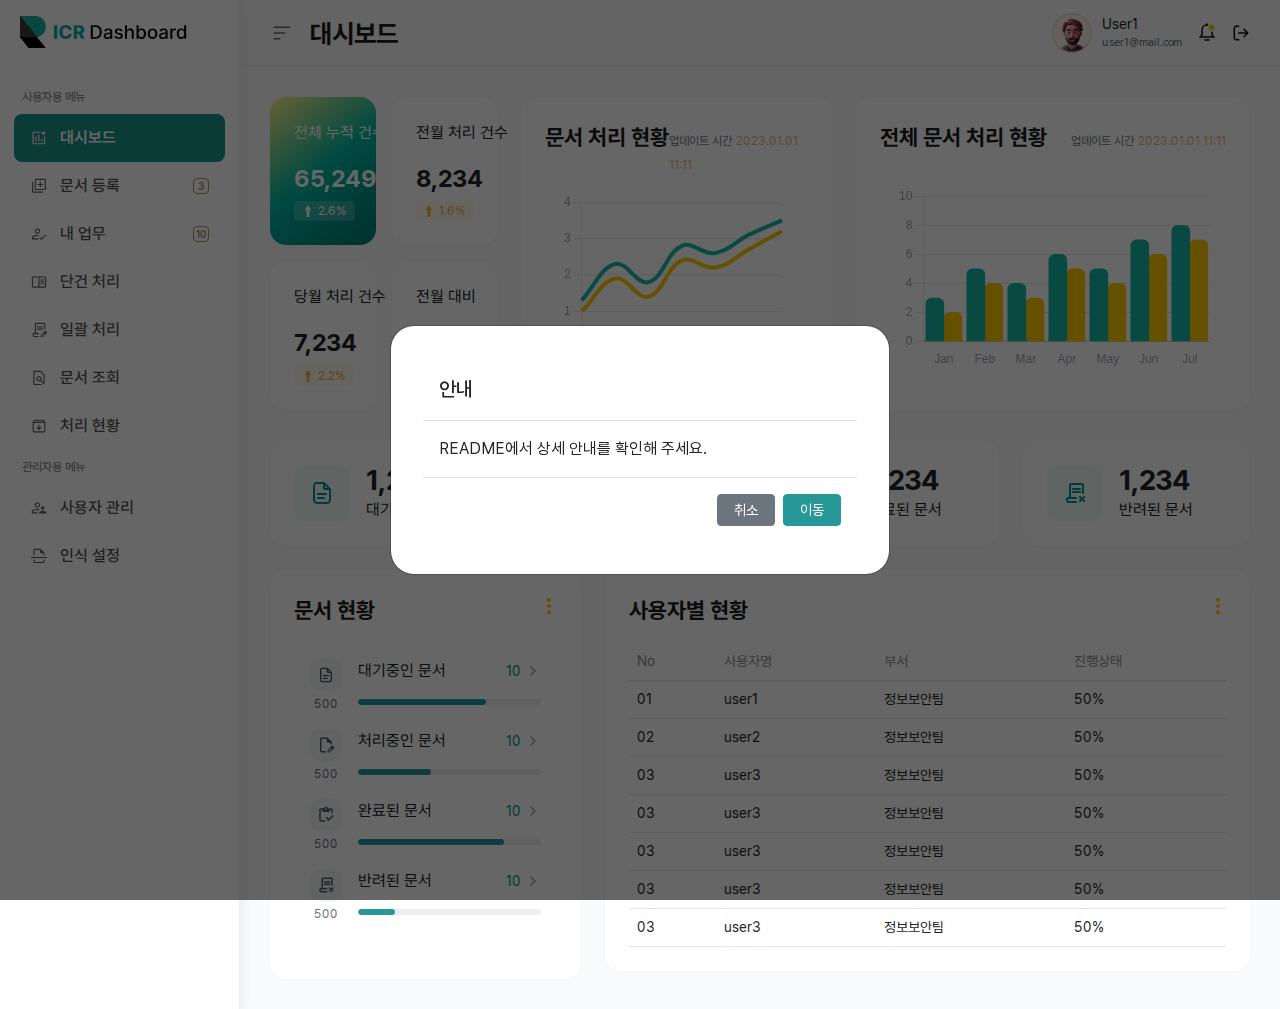
<file: index.html>
<!DOCTYPE html>
<html lang="ko">
  <head>
    <meta charset="UTF-8" />
    <meta name="viewport" content="width=device-width, initial-scale=1.0">
    <title>ICR Dashboard</title>

    <link rel="stylesheet" href="css/bootstrap.min.css" />
    <link rel="stylesheet" href="css/style.css" />
    <link rel="stylesheet" href="css/font.css" />
    <link rel="icon" href="./assets/images/favicon.ico">
  </head>
  <body>
    
    <!-- Modal -->
    <div class="modal fade" id="startModal" tabindex="-1" aria-hidden="true">
      <div class="modal-dialog modal-dialog-centered">
        <div class="modal-content">

          <div class="modal-header">
            <h5 class="modal-title">안내</h5>
          </div>

          <div class="modal-body">
            README에서 상세 안내를 확인해 주세요.
          </div>

          <div class="modal-footer">
            <button type="button" class="btn btn-secondary" data-bs-dismiss="modal">
              취소
            </button>
            <button type="button" class="btn btn-primary" id="movePageBtn">
              이동
            </button>
          </div>

        </div>
      </div>
    </div>
    <!-- Modal -->

    <div class="layout">
      <!-- LNB -->
      <aside class="sidebar" id="sidebar">
        <div class="sidebar-logo mb-4">
          <img id="logoImg" src="assets/images/logo-full.svg" alt="ICR" />
        </div>
        <ul class="sidebar-menu">
          <p class="title xsmall mb-1 ms-3 mb-2 text-secondary">사용자용 메뉴</p>
          <li>
            <a href="index.html" class="menu-item active">
              <span class="icon">
                <img src="assets/icon/icon-dashboard.svg" 
                data-default="assets/icon/icon-dashboard.svg"
                data-active="assets/icon/icon-dashboard-white.svg"
                alt="대시보드" />
              </span>
              <span class="text">대시보드</span>
            </a>
          </li>
          <li>
            <a href="document-regi.html" class="menu-item">
              <span class="icon">
                <img src="assets/icon/icon-library-add.svg" 
                data-default="assets/icon/icon-library-add.svg"
                data-active="assets/icon/icon-library-add-white.svg"
                alt="문서 등록" />
              </span>
              <span class="text">
                <span>문서 등록</span>
                <span class="menu-badge" data-count="3">3</span>
              </span>
            </a>
          </li>
          <li>
            <a href="#" class="menu-item">
              <span class="icon">
                <img src="assets/icon/icon-user01.svg" 
                data-default="assets/icon/icon-user01.svg"
                data-active="assets/icon/icon-user01-white.svg"
                alt="내 업무" />
              </span>
              <span class="text">
                <span>내 업무</span>
                <span class="menu-badge" data-count="10">10</span>
              </span>
            </a>
          </li>
          <li>
            <a href="#" class="menu-item">
              <span class="icon">
                <img src="assets/icon/icon-reader.svg" 
                data-default="assets/icon/icon-reader.svg"
                data-active="assets/icon/icon-reader-white.svg"
                alt="단건 처리" />
              </span>
              <span class="text">단건 처리</span>
            </a>
          </li>
          <li>
            <a href="processing.html" class="menu-item">
              <span class="icon">
                <img src="assets/icon/icon-edit.svg" 
                data-default="assets/icon/icon-edit.svg"
                data-active="assets/icon/icon-edit-white.svg"
                alt="일괄 처리" />
              </span>
              <span class="text">일괄 처리</span>
            </a>
          </li>
          <li>
            <a href="#" class="menu-item">
              <span class="icon">
                <img src="assets/icon/icon-find-page.svg" 
                data-default="assets/icon/icon-find-page.svg"
                data-active="assets/icon/icon-find-page-white.svg"
                alt="문서 조회" />
              </span>
              <span class="text">문서 조회</span>
            </a>
          </li>
          <li>
            <a href="#" class="menu-item">
              <span class="icon">
                <img src="assets/icon/icon-archive.svg" 
                data-default="assets/icon/icon-archive.svg"
                data-active="assets/icon/icon-archive-white.svg"
                alt="처리 현황" />
              </span>
              <span class="text">처리 현황</span>
            </a>
          </li>
          <p class="title xsmall mb-1 ms-3 mb-2 mt-2 text-secondary">관리자용 메뉴</p>
          <li>
            <a href="#" class="menu-item">
              <span class="icon">
                <img src="assets/icon/icon-supervisor.svg" 
                data-default="assets/icon/icon-supervisor.svg"
                data-active="assets/icon/icon-supervisor-white.svg"
                alt="사용자 관리" />
              </span>
              <span class="text">사용자 관리</span>
            </a>
          </li>
          <li>
            <a href="#" class="menu-item">
              <span class="icon">
                <img src="assets/icon/icon-scan.svg" 
                data-default="assets/icon/icon-scan.svg"
                data-active="assets/icon/icon-scan-white.svg"
                alt="인식 설정" />
              </span>
              <span class="text">인식 설정</span>
            </a>
          </li>
        </ul>
      </aside>
      <!-- main -->
      <div class="main">
        <!-- header -->
        <header class="topbar">
          <div class="d-flex align-items-center gap-3">
            <button id="btnToggle" class="icon-menu"></button>
            <p class="title">대시보드</p>
          </div>
          <div class="topbar-right">
            <!-- 유저 -->
            <div class="user-info">
              <i class="icon-user02"></i>
              <div class="d-flex flex-column">
                <p>User1</p>
                <span>user1@mail.com</span>
              </div>
            </div>
            <!-- 알림 팝업-->
            <div class="dropdown mt-1">
              <button class="notify" data-bs-toggle="dropdown"></button>
              <div class="dropdown-menu notification-box">
                <div class="d-flex flex-column">
                  <div class="d-flex align-items-start mb-4 justify-content-between">
                    <div class="d-flex align-items-center">
                      <i class="icon icon-alert me-3"></i>
                      <div class="d-flex flex-column">
                        <p class="fs-5 fw-bold">알림</p>
                        <small class="text-secondary">업무 및 시스템 관련 최신 알림을 확인하세요.</small>
                      </div>
                    </div>
                    <button type="button" class="btn-close" data-bs-dismiss="dropdown" aria-label="Close"></button>
                  </div>
                  <div class="d-flex mb-3 justify-content-between align-items-center border-bottom border-light pb-1">
                    <div>
                      <p class="fs-6 fw-bold">오류/장애 발생 알림</p>
                      <small class="text-secondary">일부 메뉴 접근이 일시적으로 제한되었습니다. 변경사항을..</small>
                    </div>
                    <i class="icon icon-more"></i>   
                  </div>
                  <button class="btn btn-primary flex-fill height-40">알림 전체보기</button>
                </div>
              </div>
            </div>
            <!-- 로그아웃 -->
            <button class="logout" data-bs-toggle="modal" data-bs-target="#logoutModal"></button>
            <div class="modal fade logout-modal" id="logoutModal" tabindex="-1" aria-hidden="true">
              <div class="modal-dialog modal-dialog-centered">
                <div class="modal-content p-3 width-control">
                  <div class="d-flex justify-content-between align-items-start mb-4">
                      <div>
                        <p class="fs-5 fw-bold mb-1">로그아웃</p>
                        <small class="text-secondary">로그아웃 하시겠습니까?</small>
                      </div>
                      <button type="button" class="btn-close" data-bs-dismiss="modal" aria-label="Close"></button>
                    </div>
                    <div class="d-flex justify-content-end gap-1">
                      <button class="btn btn-outline-secondary" data-bs-dismiss="modal" aria-label="Close">닫기</button>
                      <button class="btn btn-primary">확인</button>
                    </div>
                </div>
              </div>
            </div>
        </header>
        <!-- content -->
        <section class="content dashboard-layout">
          <!-- section1 -->
          <div class="row g-4 mb-4">
            <!-- 전체 누적 건수 -->
            <div class="col-3">
              <div class="row g-3">
                  <!-- box 1 -->
                  <div class="col-6">
                    <div class="card kpi-box gradient">
                      <div class="card-header mb-3">
                        <span class="text-white fs-6 text-nowrap">전체 누적 건수</span>
                      </div>
                      <div class="d-flex flex-column">
                        <p class="text-white fs-4 fw-bold mb-1">65,249</p>
                        <div class="d-inline-flex">
                          <span class="badge d-inline-flex align-items-center gap-1">
                            <i class="icon icon-increase"></i>
                            <span class="fw-normal">2.6%</span>
                          </span>
                        </div>
                      </div>
                    </div>
                  </div>
                  <!-- box 2 -->
                  <div class="col-6">
                    <div class="card kpi-box">
                      <div class="card-header mb-3">
                        <span class="fs-6 text-nowrap">전월 처리 건수</span>
                      </div>
                      <div class="d-flex flex-column">
                        <p class="fs-4 fw-bold mb-1">8,234</p>
                        <div class="d-inline-flex">
                          <span class="badge d-inline-flex align-items-center gap-1">
                            <i class="icon icon-increase-yellow"></i>
                            <span class="fw-normal">1.6%</span>
                          </span>
                        </div>
                      </div>
                    </div>
                  </div>
                  <!-- box 3 -->
                  <div class="col-6">
                    <div class="card kpi-box">
                      <div class="card-header mb-3">
                        <span class="fs-6 text-nowrap">당월 처리 건수</span>
                      </div>
                      <div class="d-flex flex-column">
                        <p class="fs-4 fw-bold mb-1">7,234</p>
                        <div class="d-inline-flex">
                          <span class="badge d-inline-flex align-items-center gap-1">
                            <i class="icon icon-increase-yellow"></i>
                            <span class="fw-normal">2.2%</span>
                          </span>
                        </div>
                      </div>
                    </div>
                  </div>
                  <!-- box 4 -->
                  <div class="col-6">
                    <div class="card kpi-box">
                      <div class="card-header mb-3">
                        <span class="fs-6 text-nowrap">전월 대비</span>
                      </div>
                      <div class="d-flex flex-column">
                        <p class="fs-4 fw-bold mb-1">6,234</p>
                        <div class="d-inline-flex">
                          <span class="badge d-inline-flex align-items-center gap-1">
                            <i class="icon icon-increase-yellow"></i>
                            <span class="fw-normal">2.4%</span>
                          </span>
                        </div>
                      </div>
                    </div>
                  </div>

                </div>
            </div>
            <!-- 문서 처리 현황 -->
            <div class="col-4">
              <div class="card">
                <div class="card-header d-flex justify-content-between align-items-baseline">
                  <strong>문서 처리 현황</strong>
                  <div class="right">
                    <span class="text-muted">업데이트 시간</span>
                    <span>2023.01.01 11:11</span>                    
                  </div>
                </div>
                <div class="card-body chart">
                    <canvas id="chart1"></canvas>
                </div>
              </div>
            </div>
            <!-- 전체 문서 처리 현황 -->
            <div class="col-5">
              <div class="card">
                <div class="card-header d-flex justify-content-between align-items-baseline">
                  <strong>전체 문서 처리 현황</strong>
                  <div class="right">
                    <span class="text-muted">업데이트 시간</span>
                    <span>2023.01.01 11:11</span>                    
                  </div>
                </div>
                <div class="card-body chart">
                  <canvas id="chart2"></canvas>
                </div>
              </div>
            </div>
          </div>
          <!-- section2  -->
          <div class="row g-4 mb-4">
            <div class="col-3">
              <div class="card stat-card">
                <div class="d-flex align-items-center">
                  <i class="icon icon-dash01 me-3"></i>
                  <div>
                    <h3 class="fw-bold">1,234</h3>
                    <p>대기중인 문서</p>
                  </div>
                </div>
              </div>
            </div>
            <div class="col-3">
              <div class="card stat-card">
                <div class="d-flex align-items-center">
                  <i class="icon icon-dash02 me-3"></i>
                  <div>
                    <h3 class="fw-bold">1,234</h3>
                    <p>처리중인 문서</p>
                  </div>
                </div>
              </div>
            </div>
            <div class="col-3">
              <div class="card stat-card">
                <div class="d-flex align-items-center">
                  <i class="icon icon-dash03 me-3"></i>
                  <div>
                    <h3 class="fw-bold">1,234</h3>
                    <p>완료된 문서</p>
                  </div>
                </div>
              </div>
            </div>
            <div class="col-3">
              <div class="card stat-card">
                <div class="d-flex align-items-center">
                  <i class="icon icon-dash04 me-3"></i>
                  <div>
                    <h3 class="fw-bold">1,234</h3>
                    <p>반려된 문서</p>
                  </div>
                </div>
              </div>
            </div>
          </div>
          <!-- section3 -->
          <div class="row g-4">
            <!-- 문서 현황 -->
            <div class="col-4">
              <div class="card">
                <div class="card-header d-flex justify-content-between">
                  <strong>문서 현황</strong>
                  <div class="right">
                    <i class="icon icon-more"></i>             
                  </div>
                </div>
                <div class="card-body progress-wrap">
                  <div class="item d-flex">
                    <div class="d-flex flex-column me-3 align-items-center">
                      <i class="icon icon-progress01 mb-1"></i>
                      <span class="label">500</span>
                    </div>
                    <div class="d-flex flex-column flex-fill progress-list">
                      <div class="d-flex justify-content-between">
                        <span class="title mb-3">대기중인 문서</span>
                        <div class="right">
                          <span class="small">10</span>
                          <i class="icon icon-arrow-right"></i>
                        </div>
                      </div>
                      <div class="progress">
                        <div class="progress-bar" data-percent="70"></div>
                      </div>
                    </div>
                  </div>
                  <div class="item d-flex">
                    <div class="d-flex flex-column me-3 align-items-center">
                      <i class="icon icon-progress02 mb-1"></i>
                      <span class="label">500</span>
                    </div>
                    <div class="d-flex flex-column flex-fill progress-list">
                      <div class="d-flex justify-content-between">
                        <span class="title mb-3">처리중인 문서</span>
                        <div class="right">
                          <span class="small">10</span>
                          <i class="icon icon-arrow-right"></i>
                        </div>
                      </div>
                      <div class="progress">
                        <div class="progress-bar"  data-percent="40"></div>
                      </div>
                    </div>
                  </div>
                  <div class="item d-flex">
                    <div class="d-flex flex-column me-3 align-items-center">
                      <i class="icon icon-progress03 mb-1"></i>
                      <span class="label">500</span>
                    </div>
                    <div class="d-flex flex-column flex-fill progress-list">
                      <div class="d-flex justify-content-between">
                        <span class="title mb-3">완료된 문서</span>
                        <div class="right">
                          <span class="small">10</span>
                          <i class="icon icon-arrow-right"></i>
                        </div>
                      </div>
                      <div class="progress">
                        <div class="progress-bar"  data-percent="80"></div>
                      </div>
                    </div>
                  </div>
                  <div class="item d-flex">
                    <div class="d-flex flex-column me-3 align-items-center">
                      <i class="icon icon-progress04 mb-1"></i>
                      <span class="label">500</span>
                    </div>
                    <div class="d-flex flex-column flex-fill progress-list">
                      <div class="d-flex justify-content-between">
                        <span class="title mb-3">반려된 문서</span>
                        <div class="right">
                          <span class="small">10</span>
                          <i class="icon icon-arrow-right"></i>
                        </div>
                      </div>
                      <div class="progress">
                        <div class="progress-bar"  data-percent="20"></div>
                      </div>
                    </div>
                  </div>
                </div>
              </div>
            </div>
            <!-- 사용자별 현황 -->
            <div class="col-8">
              <div class="card">
                <div class="card-header d-flex justify-content-between">
                  <strong>사용자별 현황</strong>
                  <div class="right">
                    <i class="icon icon-more"></i>             
                  </div>
                </div>
                <div class="card-body p-0">
                  <table class="table mb-0">
                    <thead>
                      <tr>
                        <th>No</th>
                        <th>사용자명</th>
                        <th>부서</th>
                        <th>진행상태</th>
                      </tr>
                    </thead>
                    <tbody>
                      <tr>
                        <td>01</td>
                        <td>user1</td>
                        <td>정보보안팀</td>
                        <td>50%</td>
                      </tr>
                      <tr>
                        <td>02</td>
                        <td>user2</td>
                        <td>정보보안팀</td>
                        <td>50%</td>
                      </tr>
                      <tr>
                        <td>03</td>
                        <td>user3</td>
                        <td>정보보안팀</td>
                        <td>50%</td>
                      </tr>
                      <tr>
                        <td>03</td>
                        <td>user3</td>
                        <td>정보보안팀</td>
                        <td>50%</td>
                      </tr>
                      <tr>
                        <td>03</td>
                        <td>user3</td>
                        <td>정보보안팀</td>
                        <td>50%</td>
                      </tr>
                      <tr>
                        <td>03</td>
                        <td>user3</td>
                        <td>정보보안팀</td>
                        <td>50%</td>
                      </tr>
                      <tr>
                        <td>03</td>
                        <td>user3</td>
                        <td>정보보안팀</td>
                        <td>50%</td>
                      </tr>
                    </tbody>
                  </table>
                </div>
              </div>
            </div>
          </div>
        </section>
      </div>
    </div>

    

    <script src="js/bootstrap.bundle.min.js"></script>
    
    <script>
      document.addEventListener('DOMContentLoaded', function () {
        // 페이지 로드 시 모달 자동 오픈
        const modal = new bootstrap.Modal(document.getElementById('startModal'));
        modal.show();

        // 버튼 클릭 시 새 탭으로 페이지 열기
        document.getElementById('movePageBtn').addEventListener('click', function () {
          window.open('readme_text.html', '_blank');
        });
      });
      </script>
    <script src="js/dashboard.js"></script>
    <script src="js/chart.min.js"></script>
    <script src="js/chart.js"></script>
     

  </body>
</html>
</file>
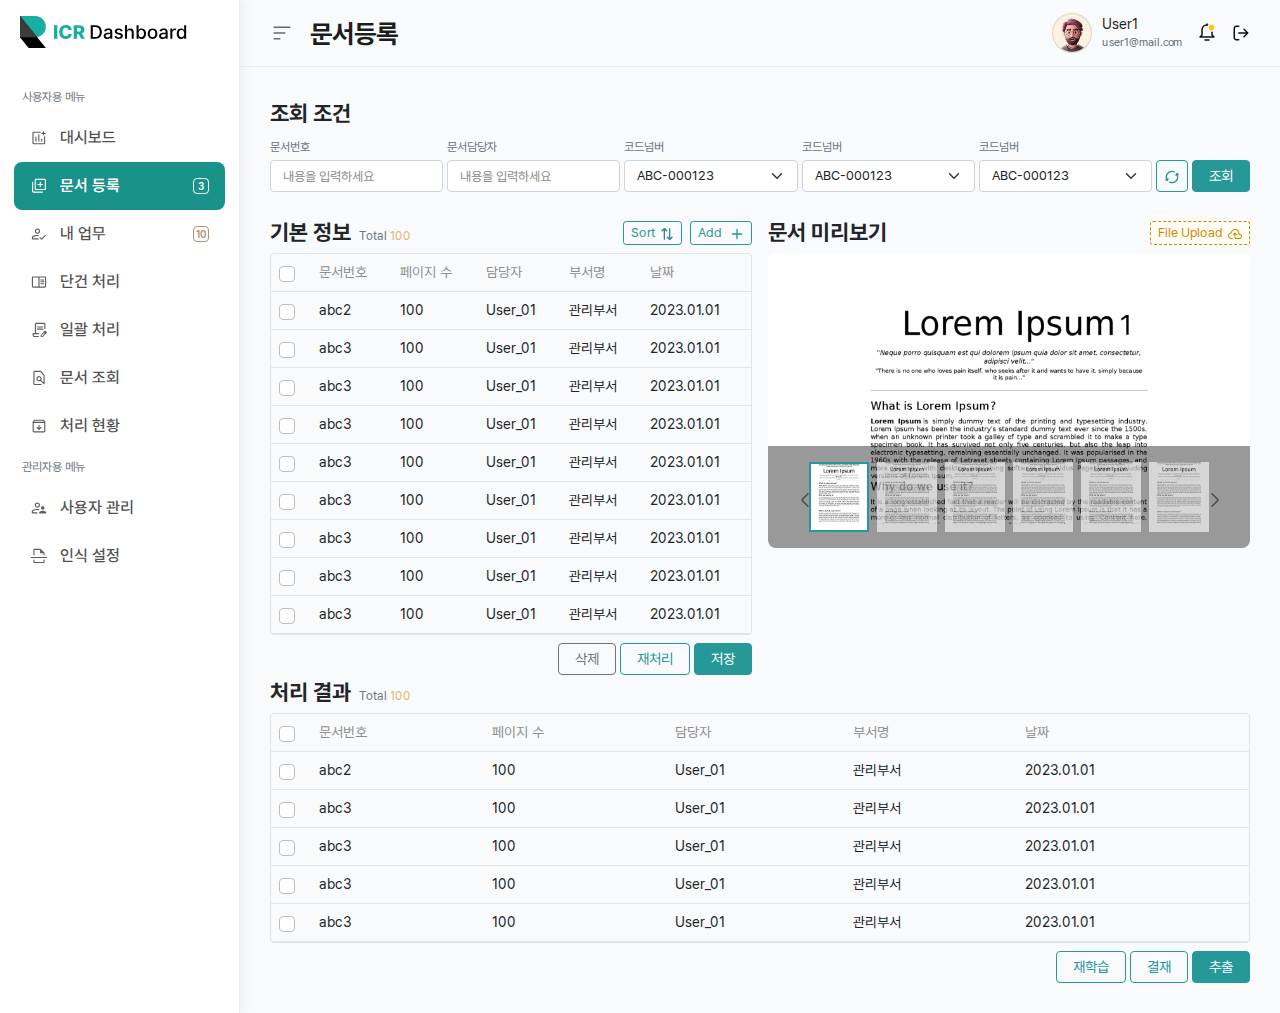
<file: document-regi.html>
<!DOCTYPE html>
<html lang="ko">
  <head>
    <meta charset="UTF-8" />
    <meta name="viewport" content="width=device-width, initial-scale=1.0">
    <title>ICR Dashboard</title>

    <link rel="stylesheet" href="css/bootstrap.min.css" />
    <link rel="stylesheet" href="css/style.css" />
    <link rel="stylesheet" href="css/font.css" />
    <link rel="icon" href="./assets/images/favicon.ico">
  </head>
  <body>
    <div class="layout">
      <!-- LNB -->
      <aside class="sidebar" id="sidebar">
        <div class="sidebar-logo mb-4">
          <img id="logoImg" src="assets/images/logo-full.svg" alt="ICR" />
        </div>
        <ul class="sidebar-menu">
          <p class="title xsmall mb-1 ms-3 mb-2 text-secondary">사용자용 메뉴</p>
          <li>
            <a href="index.html" class="menu-item">
              <span class="icon">
                <img src="assets/icon/icon-dashboard.svg" 
                data-default="assets/icon/icon-dashboard.svg"
                data-active="assets/icon/icon-dashboard-white.svg"
                alt="대시보드" />
              </span>
              <span class="text">대시보드</span>
            </a>
          </li>
          <li>
            <a href="document-regi.html" class="menu-item active">
              <span class="icon">
                <img src="assets/icon/icon-library-add.svg" 
                data-default="assets/icon/icon-library-add.svg"
                data-active="assets/icon/icon-library-add-white.svg"
                alt="문서 등록" />
              </span>
              <span class="text">
                <span>문서 등록</span>
                <span class="menu-badge" data-count="3">3</span>
              </span>
            </a>
          </li>
          <li>
            <a href="#" class="menu-item">
              <span class="icon">
                <img src="assets/icon/icon-user01.svg" 
                data-default="assets/icon/icon-user01.svg"
                data-active="assets/icon/icon-user01-white.svg"
                alt="내 업무" />
              </span>
              <span class="text">
                <span>내 업무</span>
                <span class="menu-badge" data-count="10">10</span>
              </span>
            </a>
          </li>
          <li>
            <a href="#" class="menu-item">
              <span class="icon">
                <img src="assets/icon/icon-reader.svg" 
                data-default="assets/icon/icon-reader.svg"
                data-active="assets/icon/icon-reader-white.svg"
                alt="단건 처리" />
              </span>
              <span class="text">단건 처리</span>
            </a>
          </li>
          <li>
            <a href="processing.html" class="menu-item">
              <span class="icon">
                <img src="assets/icon/icon-edit.svg" 
                data-default="assets/icon/icon-edit.svg"
                data-active="assets/icon/icon-edit-white.svg"
                alt="일괄 처리" />
              </span>
              <span class="text">일괄 처리</span>
            </a>
          </li>
          <li>
            <a href="#" class="menu-item">
              <span class="icon">
                <img src="assets/icon/icon-find-page.svg" 
                data-default="assets/icon/icon-find-page.svg"
                data-active="assets/icon/icon-find-page-white.svg"
                alt="문서 조회" />
              </span>
              <span class="text">문서 조회</span>
            </a>
          </li>
          <li>
            <a href="#" class="menu-item">
              <span class="icon">
                <img src="assets/icon/icon-archive.svg" 
                data-default="assets/icon/icon-archive.svg"
                data-active="assets/icon/icon-archive-white.svg"
                alt="처리 현황" />
              </span>
              <span class="text">처리 현황</span>
            </a>
          </li>
          <p class="title xsmall mb-1 ms-3 mb-2 mt-2 text-secondary">관리자용 메뉴</p>
          <li>
            <a href="#" class="menu-item">
              <span class="icon">
                <img src="assets/icon/icon-supervisor.svg" 
                data-default="assets/icon/icon-supervisor.svg"
                data-active="assets/icon/icon-supervisor-white.svg"
                alt="사용자 관리" />
              </span>
              <span class="text">사용자 관리</span>
            </a>
          </li>
          <li>
            <a href="#" class="menu-item">
              <span class="icon">
                <img src="assets/icon/icon-scan.svg" 
                data-default="assets/icon/icon-scan.svg"
                data-active="assets/icon/icon-scan-white.svg"
                alt="인식 설정" />
              </span>
              <span class="text">인식 설정</span>
            </a>
          </li>
        </ul>
      </aside>
      <!-- main -->
      <div class="main">
        <!-- header -->
        <header class="topbar">
          <div class="d-flex align-items-center gap-3">
            <button id="btnToggle" class="icon-menu"></button>
            <p class="title">문서등록</p>
          </div>
          <div class="topbar-right">
            <!-- 유저 -->
            <div class="user-info">
              <i class="icon-user02"></i>
              <div class="d-flex flex-column">
                <p>User1</p>
                <span>user1@mail.com</span>
              </div>
            </div>
            <!-- 알림 팝업-->
            <div class="dropdown mt-1">
              <button class="notify" data-bs-toggle="dropdown"></button>
              <div class="dropdown-menu notification-box">
                <div class="d-flex flex-column">
                  <div class="d-flex align-items-start mb-4 justify-content-between">
                    <div class="d-flex align-items-center">
                      <i class="icon icon-alert me-3"></i>
                      <div class="d-flex flex-column">
                        <p class="fs-5 fw-bold">알림</p>
                        <small class="text-secondary">업무 및 시스템 관련 최신 알림을 확인하세요.</small>
                      </div>
                    </div>
                    <button type="button" class="btn-close" data-bs-dismiss="dropdown" aria-label="Close"></button>
                  </div>
                  <div class="d-flex mb-3 justify-content-between align-items-center">
                    <div>
                      <p class="fs-6 fw-bold">오류/장애 발생 알림</p>
                      <small class="text-secondary">일부 메뉴 접근이 일시적으로 제한되었습니다. 변경사항을..</small>
                    </div>
                    <i class="icon icon-more"></i>   
                  </div>
                  <button class="btn btn-primary flex-fill height-40">알림 전체보기</button>
                </div>
              </div>
            </div>
            <!-- 로그아웃 -->
            <button class="logout" data-bs-toggle="modal" data-bs-target="#logoutModal"></button>
            <div class="modal fade logout-modal" id="logoutModal" tabindex="-1" aria-hidden="true">
              <div class="modal-dialog modal-dialog-centered">
                <div class="modal-content p-3 width-control">
                  <div class="d-flex justify-content-between align-items-start mb-4">
                      <div>
                        <p class="fs-5 fw-bold mb-1">로그아웃</p>
                        <small class="text-secondary">로그아웃 하시겠습니까?</small>
                      </div>
                      <button type="button" class="btn-close" data-bs-dismiss="modal" aria-label="Close"></button>
                    </div>
                    <div class="d-flex justify-content-end gap-1">
                      <button class="btn btn-outline-secondary" data-bs-dismiss="modal" aria-label="Close">닫기</button>
                      <button class="btn btn-primary">확인</button>
                    </div>
                </div>
              </div>
            </div>
        </header>
        <!-- content -->
        <section class="content document-regi-layout">
          <!-- section1 -->
          <div class="row g-4 mb-4">
            <!-- 조회조건 -->
            <div class="col-12">
            <div class="card search-condition">
              <div class="title-header d-flex justify-content-between align-items-center mb-1">
                  <div>
                    <strong>조회 조건</strong>
                  </div>
                </div>
              <div class="d-flex g-3 align-items-end">
                <div class="d-flex flex-fill gap-1 me-1">
                  <!-- 문서번호 -->
                  <div class="col">
                    <label class="form-label small">문서번호</label>
                    <input type="text" class="form-control" placeholder="내용을 입력하세요">
                  </div>
                  <!-- 문서담당자 -->
                  <div class="col">
                    <label class="form-label small">문서담당자</label>
                    <input type="text" class="form-control" placeholder="내용을 입력하세요">
                  </div>
                  <!-- 코드넘버 -->
                  <div class="col">
                    <label class="form-label small">코드넘버</label>
                    <select class="form-select">
                      <option>ABC-000123</option>
                      <option>ABC-000456</option>
                    </select>
                  </div>
                  <!-- 코드넘버 -->
                  <div class="col">
                    <label class="form-label small">코드넘버</label>
                    <select class="form-select">
                      <option>ABC-000123</option>
                      <option>ABC-000456</option>
                    </select>
                  </div>

                  <!-- 코드넘버 -->
                  <div class="col">
                    <label class="form-label small">코드넘버</label>
                    <select class="form-select">
                      <option>ABC-000123</option>
                      <option>ABC-000456</option>
                    </select>
                  </div>
                </div>

                <!-- 버튼 영역 -->
                <div class="col-auto d-flex gap-1 align-items-baseline">
                  <button class="btn btn-outline-primary only-icon">
                    <i class="icon icon-refresh"></i>
                  </button>
                  <button class="btn btn-primary">
                    조회
                  </button>
                </div>
              </div>
            </div>
            </div>
          </div>
          <div class="row g-3">
            <!-- LEFT : 테이블 영역 -->
            <div class="col-6 col-box">
              <div class="card">
                <div class="title-header d-flex justify-content-between align-items-center mb-1">
                  <div>
                    <strong class="me-1">기본 정보</strong>
                    <span class="text-muted">Total <span class="number"> 100</span></span>
                  </div>
                  <div class="d-flex gap-2">
                    <button class="btn btn-outline-primary btn-sm">Sort<i class="icon icon-sort ms-1"></i></button>
                    <button class="btn btn-outline-primary btn-sm">Add <i class="icon icon-plus ms-1"></i> </button>
                  </div>
                </div>
                <div class="card-body p-0 table-wrap">
                  <table class="table mb-0">
                    <thead>
                      <tr>
                        <th style="width:40px;"><input class="form-check-input" type="checkbox"></th>
                        <th>문서번호</th>
                        <th>페이지 수</th>
                        <th>담당자</th>
                        <th>부서명</th>
                        <th>날짜</th>
                      </tr>
                    </thead>
                    <tbody>
                      <tr>
                        <td><input class="form-check-input" type="checkbox"></td>
                        <td>abc2</td>
                        <td>100</td>
                        <td>User_01</td>
                        <td>관리부서</td>
                        <td>2023.01.01</td>
                      </tr>
                      <tr>
                        <td><input class="form-check-input" type="checkbox"></td>
                        <td>abc3</td>
                        <td>100</td>
                        <td>User_01</td>
                        <td>관리부서</td>
                        <td>2023.01.01</td>
                      </tr>
                      <tr>
                        <td><input class="form-check-input" type="checkbox"></td>
                        <td>abc3</td>
                        <td>100</td>
                        <td>User_01</td>
                        <td>관리부서</td>
                        <td>2023.01.01</td>
                      </tr>
                      <tr>
                        <td><input class="form-check-input" type="checkbox"></td>
                        <td>abc3</td>
                        <td>100</td>
                        <td>User_01</td>
                        <td>관리부서</td>
                        <td>2023.01.01</td>
                      </tr>
                      <tr>
                        <td><input class="form-check-input" type="checkbox"></td>
                        <td>abc3</td>
                        <td>100</td>
                        <td>User_01</td>
                        <td>관리부서</td>
                        <td>2023.01.01</td>
                      </tr>
                      <tr>
                        <td><input class="form-check-input" type="checkbox"></td>
                        <td>abc3</td>
                        <td>100</td>
                        <td>User_01</td>
                        <td>관리부서</td>
                        <td>2023.01.01</td>
                      </tr>
                      <tr>
                        <td><input class="form-check-input" type="checkbox"></td>
                        <td>abc3</td>
                        <td>100</td>
                        <td>User_01</td>
                        <td>관리부서</td>
                        <td>2023.01.01</td>
                      </tr>
                      <tr>
                        <td><input class="form-check-input" type="checkbox"></td>
                        <td>abc3</td>
                        <td>100</td>
                        <td>User_01</td>
                        <td>관리부서</td>
                        <td>2023.01.01</td>
                      </tr>
                      <tr>
                        <td><input class="form-check-input" type="checkbox"></td>
                        <td>abc3</td>
                        <td>100</td>
                        <td>User_01</td>
                        <td>관리부서</td>
                        <td>2023.01.01</td>
                      </tr>
                    </tbody>
                  </table>
                </div>
                <div class="d-flex justify-content-end gap-1 mt-2">
                  <button class="btn btn-outline-secondary">삭제</button>
                  <button class="btn btn-outline-primary">재처리</button>
                  <button class="btn btn-primary">저장</button>
                </div>
              </div>
            </div>
            <!-- RIGHT : 미리보기 영역 -->
             <div class="col-6 col-box">
              <div class="card">
                <div class="title-header d-flex justify-content-between align-items-center mb-1">
                  <div>
                    <strong class="me-1">문서 미리보기</strong>
                  </div>
                  <div class="d-flex gap-2">
                    <button class="btn btn-outline-yellow btn-sm" id="uploadBtn">File Upload<i class="icon icon-upload ms-1"></i></button>
                    <input type="file" id="fileInput" style="display:none;" />
                  </div>
                </div>
                <div class="preview-wrapper position-relative">
                  <!-- 메인 미리보기 -->
                  <div class="preview-main text-center">
                    <img id="mainPreview" src="assets/images/preview01.png" alt="preview" />
                  </div>

                  <!-- 좌우 버튼 -->
                  <button class="nav-btn prev" type="button"><i class="icon icon-arrow-left-18"></i></button>
                  <button class="nav-btn next" type="button"><i class="icon icon-arrow-right-18"></i></button>

                  <!-- 썸네일 영역 -->
                  <div class="thumbnail-bar">
                    <div class="thumbnail-track" id="thumbnailTrack">
                      <img class="thumb active" src="assets/images/preview-thumb.png" data-index="0">
                      <img class="thumb" src="assets/images/preview-thumb.png" data-index="1">
                      <img class="thumb" src="assets/images/preview-thumb.png" data-index="2">
                      <img class="thumb" src="assets/images/preview-thumb.png" data-index="3">
                      <img class="thumb" src="assets/images/preview-thumb.png" data-index="4">
                      <img class="thumb" src="assets/images/preview-thumb.png" data-index="5">
                    </div>
                  </div>
                </div>
              </div>
            </div>
          </div>
          <div class="row"> 
          <!--테이블 영역 -->
            <div class="col-6 flex-fill">
              <div class="card">
                <div class="title-header d-flex justify-content-between align-items-center mb-1">
                  <div>
                    <strong class="me-1">처리 결과</strong>
                    <span class="text-muted">Total <span class="number"> 100</span></span>
                  </div>
                </div>
                <div class="card-body p-0 table-wrap">
                  <table class="table mb-0">
                    <thead>
                      <tr>
                        <th style="width:40px;"><input class="form-check-input" type="checkbox"></th>
                        <th>문서번호</th>
                        <th>페이지 수</th>
                        <th>담당자</th>
                        <th>부서명</th>
                        <th>날짜</th>
                      </tr>
                    </thead>
                    <tbody>
                      <tr>
                        <td><input class="form-check-input" type="checkbox"></td>
                        <td>abc2</td>
                        <td>100</td>
                        <td>User_01</td>
                        <td>관리부서</td>
                        <td>2023.01.01</td>
                      </tr>
                      <tr>
                        <td><input class="form-check-input" type="checkbox"></td>
                        <td>abc3</td>
                        <td>100</td>
                        <td>User_01</td>
                        <td>관리부서</td>
                        <td>2023.01.01</td>
                      </tr>
                      <tr>
                        <td><input class="form-check-input" type="checkbox"></td>
                        <td>abc3</td>
                        <td>100</td>
                        <td>User_01</td>
                        <td>관리부서</td>
                        <td>2023.01.01</td>
                      </tr>
                      <tr>
                        <td><input class="form-check-input" type="checkbox"></td>
                        <td>abc3</td>
                        <td>100</td>
                        <td>User_01</td>
                        <td>관리부서</td>
                        <td>2023.01.01</td>
                      </tr>
                      <tr>
                        <td><input class="form-check-input" type="checkbox"></td>
                        <td>abc3</td>
                        <td>100</td>
                        <td>User_01</td>
                        <td>관리부서</td>
                        <td>2023.01.01</td>
                      </tr>
                    </tbody>
                  </table>
                </div>
                <div class="d-flex justify-content-end gap-1 mt-2">
                  <button class="btn btn-outline-primary">재학습</button>
                  <button class="btn btn-outline-primary">결재</button>
                  <button class="btn btn-primary">추출</button>
                </div>
              </div>
            </div>
          </div>
        </section>
      </div>
    </div>

    <script src="js/bootstrap.bundle.min.js"></script>
    <script src="js/dashboard.js"></script>
    <script src="js/main.js"></script>
  </body>
</html>
</file>
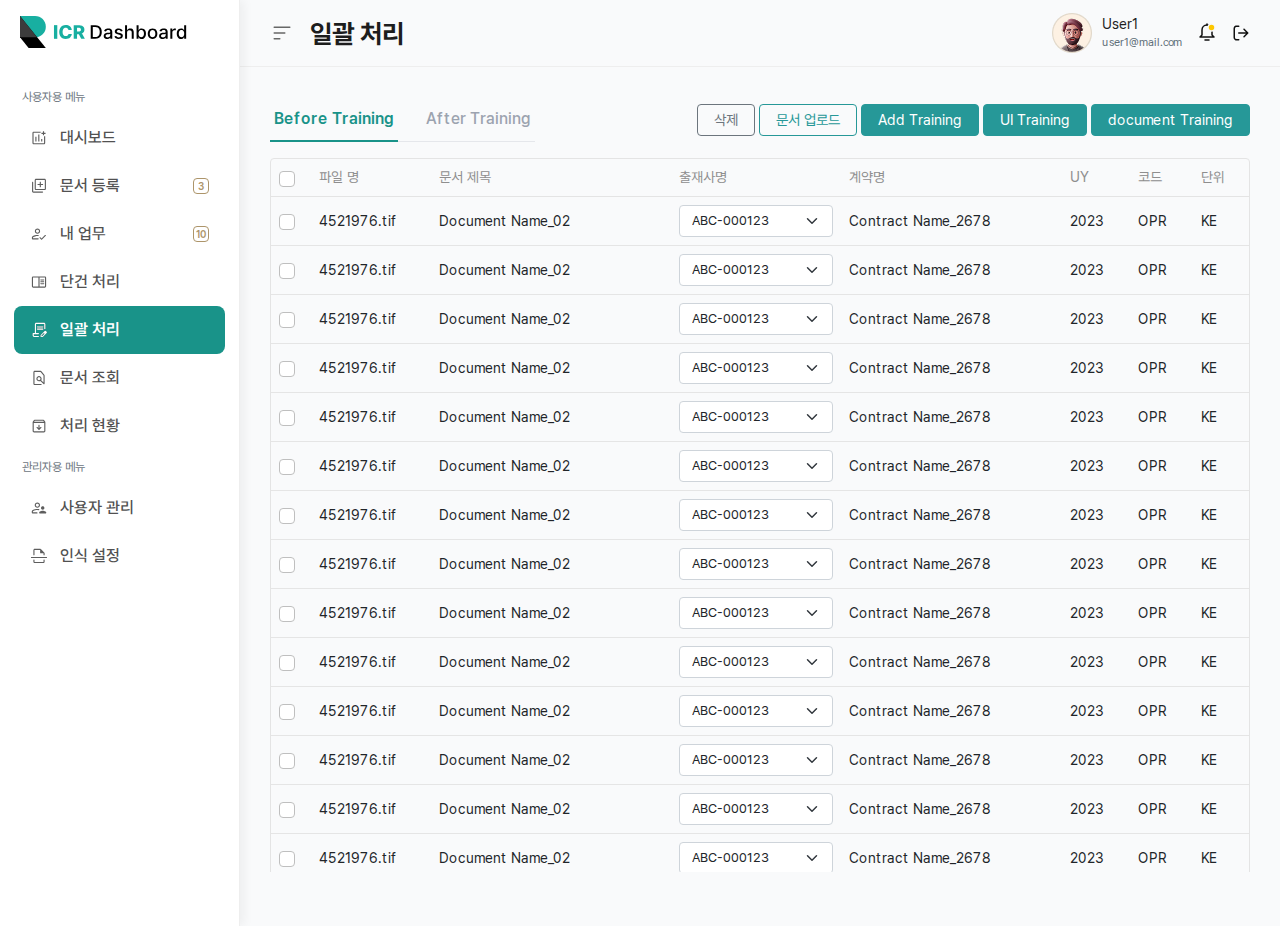
<file: processing.html>
<!DOCTYPE html>
<html lang="ko">
  <head>
    <meta charset="UTF-8" />
    <meta name="viewport" content="width=device-width, initial-scale=1.0">
    <title>ICR Dashboard</title>

    <link rel="stylesheet" href="css/bootstrap.min.css" />
    <link rel="stylesheet" href="css/style.css" />
    <link rel="stylesheet" href="css/font.css" />
    <link rel="icon" href="./assets/images/favicon.ico">
  </head>
  <body>
    <div class="layout">
      <!-- LNB -->
      <aside class="sidebar" id="sidebar">
        <div class="sidebar-logo mb-4">
          <img id="logoImg" src="assets/images/logo-full.svg" alt="ICR" />
        </div>
        <ul class="sidebar-menu">
          <p class="title xsmall mb-1 ms-3 mb-2 text-secondary">사용자용 메뉴</p>
          <li>
            <a href="index.html" class="menu-item">
              <span class="icon">
                <img src="assets/icon/icon-dashboard.svg" 
                data-default="assets/icon/icon-dashboard.svg"
                data-active="assets/icon/icon-dashboard-white.svg"
                alt="대시보드" />
              </span>
              <span class="text">대시보드</span>
            </a>
          </li>
          <li>
            <a href="document-regi.html" class="menu-item">
              <span class="icon">
                <img src="assets/icon/icon-library-add.svg" 
                data-default="assets/icon/icon-library-add.svg"
                data-active="assets/icon/icon-library-add-white.svg"
                alt="문서 등록" />
              </span>
              <span class="text">
                <span>문서 등록</span>
                <span class="menu-badge" data-count="3">3</span>
              </span>
            </a>
          </li>
          <li>
            <a href="#" class="menu-item">
              <span class="icon">
                <img src="assets/icon/icon-user01.svg" 
                data-default="assets/icon/icon-user01.svg"
                data-active="assets/icon/icon-user01-white.svg"
                alt="내 업무" />
              </span>
              <span class="text">
                <span>내 업무</span>
                <span class="menu-badge" data-count="10">10</span>
              </span>
            </a>
          </li>
          <li>
            <a href="#" class="menu-item">
              <span class="icon">
                <img src="assets/icon/icon-reader.svg" 
                data-default="assets/icon/icon-reader.svg"
                data-active="assets/icon/icon-reader-white.svg"
                alt="단건 처리" />
              </span>
              <span class="text">단건 처리</span>
            </a>
          </li>
          <li>
            <a href="processing.html" class="menu-item active">
              <span class="icon">
                <img src="assets/icon/icon-edit.svg" 
                data-default="assets/icon/icon-edit.svg"
                data-active="assets/icon/icon-edit-white.svg"
                alt="일괄 처리" />
              </span>
              <span class="text">일괄 처리</span>
            </a>
          </li>
          <li>
            <a href="#" class="menu-item">
              <span class="icon">
                <img src="assets/icon/icon-find-page.svg" 
                data-default="assets/icon/icon-find-page.svg"
                data-active="assets/icon/icon-find-page-white.svg"
                alt="문서 조회" />
              </span>
              <span class="text">문서 조회</span>
            </a>
          </li>
          <li>
            <a href="#" class="menu-item">
              <span class="icon">
                <img src="assets/icon/icon-archive.svg" 
                data-default="assets/icon/icon-archive.svg"
                data-active="assets/icon/icon-archive-white.svg"
                alt="처리 현황" />
              </span>
              <span class="text">처리 현황</span>
            </a>
          </li>
          <p class="title xsmall mb-1 ms-3 mb-2 mt-2 text-secondary">관리자용 메뉴</p>
          <li>
            <a href="#" class="menu-item">
              <span class="icon">
                <img src="assets/icon/icon-supervisor.svg" 
                data-default="assets/icon/icon-supervisor.svg"
                data-active="assets/icon/icon-supervisor-white.svg"
                alt="사용자 관리" />
              </span>
              <span class="text">사용자 관리</span>
            </a>
          </li>
          <li>
            <a href="#" class="menu-item">
              <span class="icon">
                <img src="assets/icon/icon-scan.svg" 
                data-default="assets/icon/icon-scan.svg"
                data-active="assets/icon/icon-scan-white.svg"
                alt="인식 설정" />
              </span>
              <span class="text">인식 설정</span>
            </a>
          </li>
        </ul>
      </aside>
      <!-- main -->
      <div class="main">
        <!-- header -->
        <header class="topbar">
          <div class="d-flex align-items-center gap-3">
            <button id="btnToggle" class="icon-menu"></button>
            <p class="title">일괄 처리</p>
          </div>
          <div class="topbar-right">
            <!-- 유저 -->
            <div class="user-info">
              <i class="icon-user02"></i>
              <div class="d-flex flex-column">
                <p>User1</p>
                <span>user1@mail.com</span>
              </div>
            </div>
            <!-- 알림 팝업-->
            <div class="dropdown mt-1">
              <button class="notify" data-bs-toggle="dropdown"></button>
              <div class="dropdown-menu notification-box">
                <div class="d-flex flex-column">
                  <div class="d-flex align-items-start mb-4 justify-content-between">
                    <div class="d-flex align-items-center">
                      <i class="icon icon-alert me-3"></i>
                      <div class="d-flex flex-column">
                        <p class="fs-5 fw-bold">알림</p>
                        <small class="text-secondary">업무 및 시스템 관련 최신 알림을 확인하세요.</small>
                      </div>
                    </div>
                    <button type="button" class="btn-close" data-bs-dismiss="dropdown" aria-label="Close"></button>
                  </div>
                  <div class="d-flex mb-3 justify-content-between align-items-center">
                    <div>
                      <p class="fs-6 fw-bold">오류/장애 발생 알림</p>
                      <small class="text-secondary">일부 메뉴 접근이 일시적으로 제한되었습니다. 변경사항을..</small>
                    </div>
                    <i class="icon icon-more"></i>   
                  </div>
                  <button class="btn btn-primary flex-fill height-40">알림 전체보기</button>
                </div>
              </div>
            </div>
            <!-- 로그아웃 -->
            <button class="logout" data-bs-toggle="modal" data-bs-target="#logoutModal"></button>
            <div class="modal fade logout-modal" id="logoutModal" tabindex="-1" aria-hidden="true">
              <div class="modal-dialog modal-dialog-centered">
                <div class="modal-content p-3 width-control">
                  <div class="d-flex justify-content-between align-items-start mb-4">
                      <div>
                        <p class="fs-5 fw-bold mb-1">로그아웃</p>
                        <small class="text-secondary">로그아웃 하시겠습니까?</small>
                      </div>
                      <button type="button" class="btn-close" data-bs-dismiss="modal" aria-label="Close"></button>
                    </div>
                    <div class="d-flex justify-content-end gap-1">
                      <button class="btn btn-outline-secondary" data-bs-dismiss="modal" aria-label="Close">닫기</button>
                      <button class="btn btn-primary">확인</button>
                    </div>
                </div>
              </div>
            </div>
        </header>

        <!-- content -->
        <section class="content processing-layout">
          <!-- section1 -->
          <div class="mb-4">
            <!-- 탭 영역 -->
            <div class="col-12 d-flex justify-content-between align-items-center">
              <div class="training-tabs">
                <button class="tab-btn active" data-tab="before">Before Training</button>
                <button class="tab-btn" data-tab="after">After Training</button>
              </div>
              <!-- 우측 버튼 영역 -->
                  <div class="d-flex gap-1">
                    <button class="btn btn-outline-secondary">삭제</button>
                    <button class="btn btn-outline-primary">문서 업로드</button>
                    <button class="btn btn-primary ">Add Training</button>
                    <button class="btn btn-primary ">UI Training</button>
                    <button class="btn btn-primary ">document Training</button>
                  </div>
                </div>
              <div class="tab-contents table-scroll">
                <div class="tab-content active" id="before">
                  <div class="card-body p-0 table-wrap">
                  <table class="table mb-0">
                    <colgroup>
                      <col>
                      <col style="width:120px;">
                      <col style="width: 240px;">
                      <col>
                      <col>
                      <col>
                      <col>
                      <col>
                    </colgroup>
                    <thead>
                      <tr>
                        <th style="width:40px;"><input class="form-check-input" type="checkbox"></th>
                        <th>파일 명</th>
                        <th>문서 제목</th>
                        <th>출재사명</th>
                        <th>계약명</th>
                        <th>UY</th>
                        <th>코드</th>
                        <th>단위</th>
                      </tr>
                    </thead>
                    <tbody>
                      <tr>
                        <td><input class="form-check-input" type="checkbox"></td>
                        <td>4521976.tif</td>
                        <td>Document Name_02</td>
                        <td>
                          <div class="col">
                            <select class="form-select">
                              <option>ABC-000123</option>
                              <option>ABC-000456</option>
                            </select>
                          </div>
                        </td>
                        <td>Contract Name_2678</td>
                        <td>2023</td>
                        <td>OPR</td>
                        <td>KE</td>
                      </tr>
                      <tr>
                        <td><input class="form-check-input" type="checkbox"></td>
                        <td>4521976.tif</td>
                        <td>Document Name_02</td>
                        <td>
                          <div class="col">
                            <select class="form-select">
                              <option>ABC-000123</option>
                              <option>ABC-000456</option>
                            </select>
                          </div>
                        </td>
                        <td>Contract Name_2678</td>
                        <td>2023</td>
                        <td>OPR</td>
                        <td>KE</td>
                      </tr>
                      <tr>
                        <td><input class="form-check-input" type="checkbox"></td>
                        <td>4521976.tif</td>
                        <td>Document Name_02</td>
                        <td>
                          <div class="col">
                            <select class="form-select">
                              <option>ABC-000123</option>
                              <option>ABC-000456</option>
                            </select>
                          </div>
                        </td>
                        <td>Contract Name_2678</td>
                        <td>2023</td>
                        <td>OPR</td>
                        <td>KE</td>
                      </tr>
                      <tr>
                        <td><input class="form-check-input" type="checkbox"></td>
                        <td>4521976.tif</td>
                        <td>Document Name_02</td>
                        <td>
                          <div class="col">
                            <select class="form-select">
                              <option>ABC-000123</option>
                              <option>ABC-000456</option>
                            </select>
                          </div>
                        </td>
                        <td>Contract Name_2678</td>
                        <td>2023</td>
                        <td>OPR</td>
                        <td>KE</td>
                      </tr>
                      <tr>
                        <td><input class="form-check-input" type="checkbox"></td>
                        <td>4521976.tif</td>
                        <td>Document Name_02</td>
                        <td>
                          <div class="col">
                            <select class="form-select">
                              <option>ABC-000123</option>
                              <option>ABC-000456</option>
                            </select>
                          </div>
                        </td>
                        <td>Contract Name_2678</td>
                        <td>2023</td>
                        <td>OPR</td>
                        <td>KE</td>
                      </tr>
                      <tr>
                        <td><input class="form-check-input" type="checkbox"></td>
                        <td>4521976.tif</td>
                        <td>Document Name_02</td>
                        <td>
                          <div class="col">
                            <select class="form-select">
                              <option>ABC-000123</option>
                              <option>ABC-000456</option>
                            </select>
                          </div>
                        </td>
                        <td>Contract Name_2678</td>
                        <td>2023</td>
                        <td>OPR</td>
                        <td>KE</td>
                      </tr>
                      <tr>
                        <td><input class="form-check-input" type="checkbox"></td>
                        <td>4521976.tif</td>
                        <td>Document Name_02</td>
                        <td>
                          <div class="col">
                            <select class="form-select">
                              <option>ABC-000123</option>
                              <option>ABC-000456</option>
                            </select>
                          </div>
                        </td>
                        <td>Contract Name_2678</td>
                        <td>2023</td>
                        <td>OPR</td>
                        <td>KE</td>
                      </tr>
                      <tr>
                        <td><input class="form-check-input" type="checkbox"></td>
                        <td>4521976.tif</td>
                        <td>Document Name_02</td>
                        <td>
                          <div class="col">
                            <select class="form-select">
                              <option>ABC-000123</option>
                              <option>ABC-000456</option>
                            </select>
                          </div>
                        </td>
                        <td>Contract Name_2678</td>
                        <td>2023</td>
                        <td>OPR</td>
                        <td>KE</td>
                      </tr>
                      <tr>
                        <td><input class="form-check-input" type="checkbox"></td>
                        <td>4521976.tif</td>
                        <td>Document Name_02</td>
                        <td>
                          <div class="col">
                            <select class="form-select">
                              <option>ABC-000123</option>
                              <option>ABC-000456</option>
                            </select>
                          </div>
                        </td>
                        <td>Contract Name_2678</td>
                        <td>2023</td>
                        <td>OPR</td>
                        <td>KE</td>
                      </tr>
                      <tr>
                        <td><input class="form-check-input" type="checkbox"></td>
                        <td>4521976.tif</td>
                        <td>Document Name_02</td>
                        <td>
                          <div class="col">
                            <select class="form-select">
                              <option>ABC-000123</option>
                              <option>ABC-000456</option>
                            </select>
                          </div>
                        </td>
                        <td>Contract Name_2678</td>
                        <td>2023</td>
                        <td>OPR</td>
                        <td>KE</td>
                      </tr>
                      <tr>
                        <td><input class="form-check-input" type="checkbox"></td>
                        <td>4521976.tif</td>
                        <td>Document Name_02</td>
                        <td>
                          <div class="col">
                            <select class="form-select">
                              <option>ABC-000123</option>
                              <option>ABC-000456</option>
                            </select>
                          </div>
                        </td>
                        <td>Contract Name_2678</td>
                        <td>2023</td>
                        <td>OPR</td>
                        <td>KE</td>
                      </tr>
                      <tr>
                        <td><input class="form-check-input" type="checkbox"></td>
                        <td>4521976.tif</td>
                        <td>Document Name_02</td>
                        <td>
                          <div class="col">
                            <select class="form-select">
                              <option>ABC-000123</option>
                              <option>ABC-000456</option>
                            </select>
                          </div>
                        </td>
                        <td>Contract Name_2678</td>
                        <td>2023</td>
                        <td>OPR</td>
                        <td>KE</td>
                      </tr>
                      <tr>
                        <td><input class="form-check-input" type="checkbox"></td>
                        <td>4521976.tif</td>
                        <td>Document Name_02</td>
                        <td>
                          <div class="col">
                            <select class="form-select">
                              <option>ABC-000123</option>
                              <option>ABC-000456</option>
                            </select>
                          </div>
                        </td>
                        <td>Contract Name_2678</td>
                        <td>2023</td>
                        <td>OPR</td>
                        <td>KE</td>
                      </tr>
                      <tr>
                        <td><input class="form-check-input" type="checkbox"></td>
                        <td>4521976.tif</td>
                        <td>Document Name_02</td>
                        <td>
                          <div class="col">
                            <select class="form-select">
                              <option>ABC-000123</option>
                              <option>ABC-000456</option>
                            </select>
                          </div>
                        </td>
                        <td>Contract Name_2678</td>
                        <td>2023</td>
                        <td>OPR</td>
                        <td>KE</td>
                      </tr>
                      <tr>
                        <td><input class="form-check-input" type="checkbox"></td>
                        <td>4521976.tif</td>
                        <td>Document Name_02</td>
                        <td>
                          <div class="col">
                            <select class="form-select">
                              <option>ABC-000123</option>
                              <option>ABC-000456</option>
                            </select>
                          </div>
                        </td>
                        <td>Contract Name_2678</td>
                        <td>2023</td>
                        <td>OPR</td>
                        <td>KE</td>
                      </tr>
                    </tbody>
                  </table>
                  </div>
                </div>
                <div class="tab-content" id="after">
                  <div class="card-body p-0 table-wrap">
                  <table class="table mb-0">
                    <colgroup>
                      <col>
                      <col style="width:120px;">
                      <col style="width: 240px;">
                      <col>
                      <col>
                      <col>
                      <col>
                      <col>
                    </colgroup>
                    <thead>
                      <tr>
                        <th style="width:40px;"><input class="form-check-input" type="checkbox"></th>
                        <th>파일 명</th>
                        <th>문서 제목</th>
                        <th>출재사명</th>
                        <th>계약명</th>
                        <th>UY</th>
                        <th>코드</th>
                        <th>단위</th>
                      </tr>
                    </thead>
                    <tbody>
                      <tr>
                        <td><input class="form-check-input" type="checkbox"></td>
                        <td>4521976.tif</td>
                        <td>Document Name_01</td>
                        <td>
                          <div class="col">
                            <select class="form-select">
                              <option>ABC-000123</option>
                              <option>ABC-000456</option>
                            </select>
                          </div>
                        </td>
                        <td>Contract Name_2678</td>
                        <td>2023</td>
                        <td>OPR</td>
                        <td>KE</td>
                      </tr>
                      <tr class="active">
                        <td><input class="form-check-input" type="checkbox"></td>
                        <td>4521976.tif</td>
                        <td>Document Name_01</td>
                        <td>
                          <div class="col">
                            <select class="form-select">
                              <option>ABC-000123</option>
                              <option>ABC-000456</option>
                            </select>
                          </div>
                        </td>
                        <td>Contract Name_2678</td>
                        <td>2023</td>
                        <td>OPR</td>
                        <td>KE</td>
                      </tr>
                      <tr>
                        <td><input class="form-check-input" type="checkbox"></td>
                        <td>4521976.tif</td>
                        <td>Document Name_01</td>
                        <td>
                          <div class="col">
                            <select class="form-select">
                              <option>ABC-000123</option>
                              <option>ABC-000456</option>
                            </select>
                          </div>
                        </td>
                        <td>Contract Name_2678</td>
                        <td>2023</td>
                        <td>OPR</td>
                        <td>KE</td>
                      </tr>
                      <tr>
                        <td><input class="form-check-input" type="checkbox"></td>
                        <td>4521976.tif</td>
                        <td>Document Name_01</td>
                        <td>
                          <div class="col">
                            <select class="form-select">
                              <option>ABC-000123</option>
                              <option>ABC-000456</option>
                            </select>
                          </div>
                        </td>
                        <td>Contract Name_2678</td>
                        <td>2023</td>
                        <td>OPR</td>
                        <td>KE</td>
                      </tr>
                      <tr>
                        <td><input class="form-check-input" type="checkbox"></td>
                        <td>4521976.tif</td>
                        <td>Document Name_01</td>
                        <td>
                          <div class="col">
                            <select class="form-select">
                              <option>ABC-000123</option>
                              <option>ABC-000456</option>
                            </select>
                          </div>
                        </td>
                        <td>Contract Name_2678</td>
                        <td>2023</td>
                        <td>OPR</td>
                        <td>KE</td>
                      </tr>
                      <tr>
                        <td><input class="form-check-input" type="checkbox"></td>
                        <td>4521976.tif</td>
                        <td>Document Name_01</td>
                        <td>
                          <div class="col">
                            <select class="form-select">
                              <option>ABC-000123</option>
                              <option>ABC-000456</option>
                            </select>
                          </div>
                        </td>
                        <td>Contract Name_2678</td>
                        <td>2023</td>
                        <td>OPR</td>
                        <td>KE</td>
                      </tr>
                      <tr>
                        <td><input class="form-check-input" type="checkbox"></td>
                        <td>4521976.tif</td>
                        <td>Document Name_01</td>
                        <td>
                          <div class="col">
                            <select class="form-select">
                              <option>ABC-000123</option>
                              <option>ABC-000456</option>
                            </select>
                          </div>
                        </td>
                        <td>Contract Name_2678</td>
                        <td>2023</td>
                        <td>OPR</td>
                        <td>KE</td>
                      </tr>
                      <tr>
                        <td><input class="form-check-input" type="checkbox"></td>
                        <td>4521976.tif</td>
                        <td>Document Name_01</td>
                        <td>
                          <div class="col">
                            <select class="form-select">
                              <option>ABC-000123</option>
                              <option>ABC-000456</option>
                            </select>
                          </div>
                        </td>
                        <td>Contract Name_2678</td>
                        <td>2023</td>
                        <td>OPR</td>
                        <td>KE</td>
                      </tr>
                      <tr>
                        <td><input class="form-check-input" type="checkbox"></td>
                        <td>4521976.tif</td>
                        <td>Document Name_01</td>
                        <td>
                          <div class="col">
                            <select class="form-select">
                              <option>ABC-000123</option>
                              <option>ABC-000456</option>
                            </select>
                          </div>
                        </td>
                        <td>Contract Name_2678</td>
                        <td>2023</td>
                        <td>OPR</td>
                        <td>KE</td>
                      </tr>
                      <tr>
                        <td><input class="form-check-input" type="checkbox"></td>
                        <td>4521976.tif</td>
                        <td>Document Name_01</td>
                        <td>
                          <div class="col">
                            <select class="form-select">
                              <option>ABC-000123</option>
                              <option>ABC-000456</option>
                            </select>
                          </div>
                        </td>
                        <td>Contract Name_2678</td>
                        <td>2023</td>
                        <td>OPR</td>
                        <td>KE</td>
                      </tr>
                      <tr>
                        <td><input class="form-check-input" type="checkbox"></td>
                        <td>4521976.tif</td>
                        <td>Document Name_01</td>
                        <td>
                          <div class="col">
                            <select class="form-select">
                              <option>ABC-000123</option>
                              <option>ABC-000456</option>
                            </select>
                          </div>
                        </td>
                        <td>Contract Name_2678</td>
                        <td>2023</td>
                        <td>OPR</td>
                        <td>KE</td>
                      </tr>
                      <tr>
                        <td><input class="form-check-input" type="checkbox"></td>
                        <td>4521976.tif</td>
                        <td>Document Name_01</td>
                        <td>
                          <div class="col">
                            <select class="form-select">
                              <option>ABC-000123</option>
                              <option>ABC-000456</option>
                            </select>
                          </div>
                        </td>
                        <td>Contract Name_2678</td>
                        <td>2023</td>
                        <td>OPR</td>
                        <td>KE</td>
                      </tr>
                      <tr>
                        <td><input class="form-check-input" type="checkbox"></td>
                        <td>4521976.tif</td>
                        <td>Document Name_01</td>
                        <td>
                          <div class="col">
                            <select class="form-select">
                              <option>ABC-000123</option>
                              <option>ABC-000456</option>
                            </select>
                          </div>
                        </td>
                        <td>Contract Name_2678</td>
                        <td>2023</td>
                        <td>OPR</td>
                        <td>KE</td>
                      </tr>
                      <tr>
                        <td><input class="form-check-input" type="checkbox"></td>
                        <td>4521976.tif</td>
                        <td>Document Name_01</td>
                        <td>
                          <div class="col">
                            <select class="form-select">
                              <option>ABC-000123</option>
                              <option>ABC-000456</option>
                            </select>
                          </div>
                        </td>
                        <td>Contract Name_2678</td>
                        <td>2023</td>
                        <td>OPR</td>
                        <td>KE</td>
                      </tr>
                      <tr>
                        <td><input class="form-check-input" type="checkbox"></td>
                        <td>4521976.tif</td>
                        <td>Document Name_01</td>
                        <td>
                          <div class="col">
                            <select class="form-select">
                              <option>ABC-000123</option>
                              <option>ABC-000456</option>
                            </select>
                          </div>
                        </td>
                        <td>Contract Name_2678</td>
                        <td>2023</td>
                        <td>OPR</td>
                        <td>KE</td>
                      </tr>
                      
                    </tbody>
                  </table>
                  </div>
                </div>
              </div>
            </div>
          </div>
        </section>
      </div>
    </div>

    <script src="js/bootstrap.bundle.min.js"></script>
    <script src="js/dashboard.js"></script>
    <script src="js/main.js"></script>
    <script>

     // 탭 영역
      document.querySelectorAll(".tab-btn").forEach(btn => {
      btn.addEventListener("click", () => {
        const target = btn.dataset.tab;

        document.querySelectorAll(".tab-btn").forEach(b => b.classList.remove("active"));
        document.querySelectorAll(".tab-content").forEach(c => c.classList.remove("active"));

        btn.classList.add("active");
        document.getElementById(target).classList.add("active");
      });
    });

    </script>
  </body>
</html>
</file>
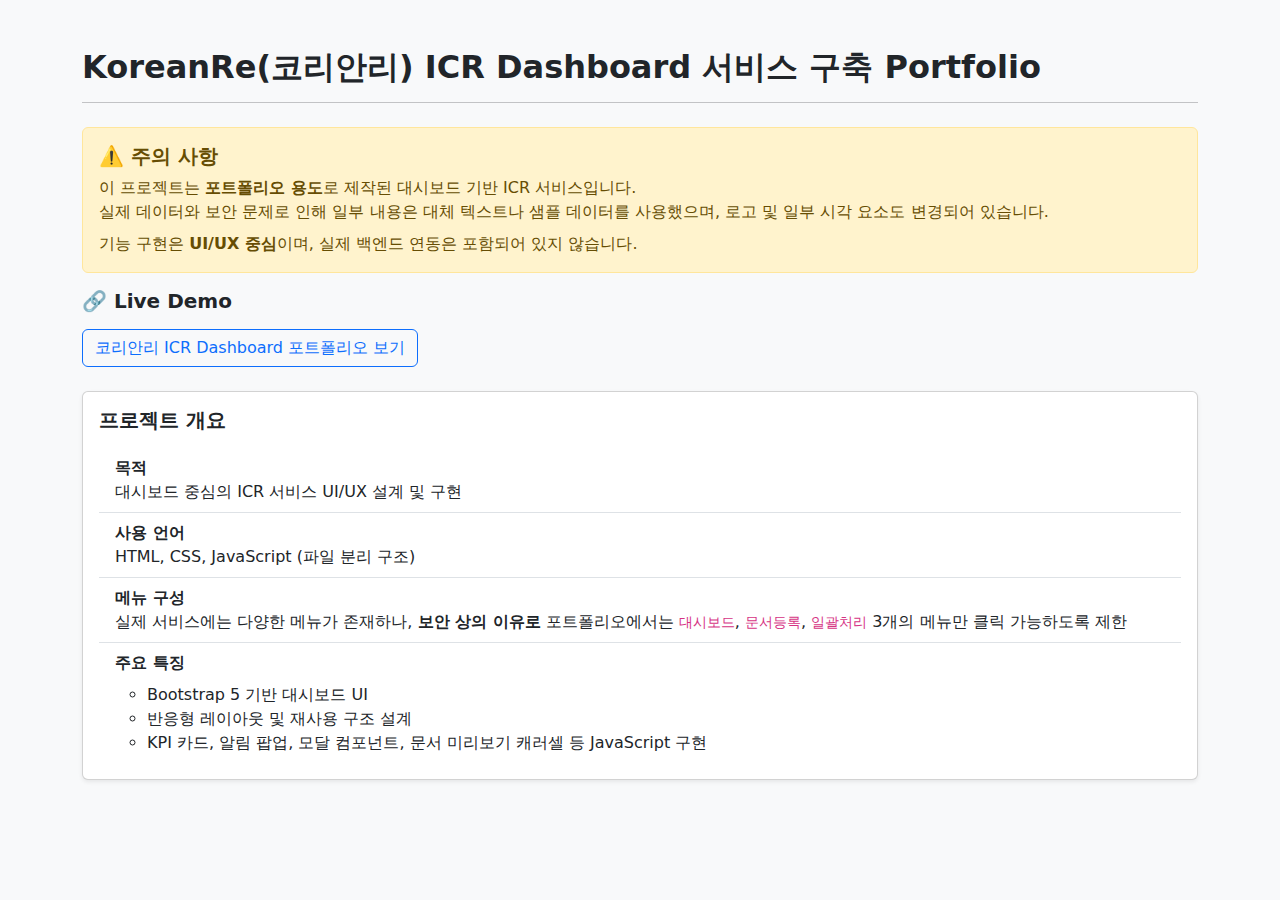
<file: readme_text.html>
<!DOCTYPE html>
<html lang="ko">
<head>
  <meta charset="UTF-8" />
  <title>KoreanRe ICR Dashboard Portfolio 안내</title>
  <meta name="viewport" content="width=device-width, initial-scale=1" />

  <!-- Bootstrap 5 CSS -->
  <link
    href="https://cdn.jsdelivr.net/npm/bootstrap@5.3.2/dist/css/bootstrap.min.css"
    rel="stylesheet"
  />
</head>
<body class="bg-light">

  <div class="container py-5">

    <!-- 제목 -->
    <div class="mb-4">
      <h2 class="fw-bold">
        KoreanRe(코리안리) ICR Dashboard 서비스 구축 Portfolio
      </h2>
      <hr>
    </div>

    <!-- 주의사항 -->
    <div class="alert alert-warning">
      <h5 class="fw-semibold mb-2">⚠️ 주의 사항</h5>
      <p class="mb-2">
        이 프로젝트는 <strong>포트폴리오 용도</strong>로 제작된
        대시보드 기반 ICR 서비스입니다.</br>
        실제 데이터와 보안 문제로 인해 일부 내용은
        대체 텍스트나 샘플 데이터를 사용했으며,
        로고 및 일부 시각 요소도 변경되어 있습니다.
      </p>
      <p class="mb-0">
        기능 구현은 <strong>UI/UX 중심</strong>이며,
        실제 백엔드 연동은 포함되어 있지 않습니다.
      </p>
    </div>

    <!-- Live Demo -->
    <div class="mb-4">
      <h5 class="fw-semibold">🔗 Live Demo</h5>
      <a
        href="https://nrkim0.github.io/koreanre-icr-dashboard-portfolio/"
        target="_blank"
        class="btn btn-outline-primary mt-2"
      >
        코리안리 ICR Dashboard 포트폴리오 보기
      </a>
    </div>

    <!-- 프로젝트 개요 -->
    <div class="card shadow-sm">
      <div class="card-body">
        <h5 class="card-title fw-semibold mb-3">프로젝트 개요</h5>

        <ul class="list-group list-group-flush">
          <li class="list-group-item">
            <strong>목적</strong><br>
            대시보드 중심의 ICR 서비스 UI/UX 설계 및 구현
          </li>
          <li class="list-group-item">
            <strong>사용 언어</strong><br>
            HTML, CSS, JavaScript (파일 분리 구조)
          </li>
          <li class="list-group-item">
            <strong>메뉴 구성</strong><br>
            실제 서비스에는 다양한 메뉴가 존재하나,
            <strong>보안 상의 이유로</strong>
            포트폴리오에서는
            <code>대시보드</code>, <code>문서등록</code>, <code>일괄처리</code>
            3개의 메뉴만 클릭 가능하도록 제한
          </li>
          <li class="list-group-item">
            <strong>주요 특징</strong>
            <ul class="mt-2">
              <li>Bootstrap 5 기반 대시보드 UI</li>
              <li>반응형 레이아웃 및 재사용 구조 설계</li>
              <li>
                KPI 카드, 알림 팝업, 모달 컴포넌트,
                문서 미리보기 캐러셀 등 JavaScript 구현
              </li>
            </ul>
          </li>
        </ul>
      </div>
    </div>

  </div>

</body>
</html>
</file>
<file: css/font.css>
/* --------------- font --------------- */
@font-face {
    font-family: 'Pretendard';
    font-weight: 900;
    font-display: swap;
    src: local('Pretendard Black'), url('../font/Pretendard-Black.woff2') format('woff2');
}

@font-face {
    font-family: 'Pretendard';
    font-weight: 800;
    font-display: swap;
    src: local('Pretendard ExtraBold'), url('../font/Pretendard-ExtraBold.woff2') format('woff2');
}

@font-face {
    font-family: 'Pretendard';
    font-weight: 700;
    font-display: swap;
    src: local('Pretendard Bold'), url('../font/Pretendard-Bold.woff2') format('woff2');
}

@font-face {
    font-family: 'Pretendard';
    font-weight: 600;
    font-display: swap;
    src: local('Pretendard SemiBold'), url('../font/Pretendard-SemiBold.woff2') format('woff2');
}

@font-face {
    font-family: 'Pretendard';
    font-weight: 500;
    font-display: swap;
    src: local('Pretendard Medium'), url('../font/Pretendard-Medium.woff2') format('woff2');
}

@font-face {  
    font-family: 'Pretendard';
    font-weight: 400;
    font-display: swap;
    src: local('Pretendard Regular'), url('../font/Pretendard-Regular.woff2') format('woff2');
}

@font-face {
    font-family: 'Pretendard';
    font-weight: 300;
    font-display: swap;
    src: local('Pretendard Light'), url('../font/Pretendard-Light.woff2') format('woff2');
}

@font-face {
    font-family: 'Pretendard';
    font-weight: 200;
    font-display: swap;
    src: local('Pretendard ExtraLight'), url('../font/Pretendard-ExtraLight.woff2') format('woff2');
}
@font-face {
    font-family: 'Pretendard';
    font-weight: 200;
    font-display: swap;
    src: local('Pretendard Thin'), url('../font/Pretendard-Thin.woff2') format('woff2');
}
</file>
<file: css/style.css>
/* ===== reset ======*/
*,*::before,*::after{box-sizing:border-box;}html,body,h1,h2,h3,h4,h5,h6,p,blockquote,pre,dl,dt,dd,ol,ul,li,figure,fieldset,legend,table,th,td,form,input,button,textarea{margin:0;padding:0;}ol,ul{list-style:none;}a{color:inherit;text-decoration:none;}img,svg,video{display:block;max-width:100%;}table{border-collapse:collapse;border-spacing:0;}button{border:0;background:none;cursor:pointer;}input,select,textarea{font:inherit;color:inherit;border-radius:0;}:focus{outline:none;}article,aside,footer,header,nav,section,main{display:block;}
button{border: none;}
 *{ scrollbar-width: thin; scrollbar-color: #d9d9d9 #F9FAFB;}
/* ===== root ===== */
:root {
    --bs-primary: #199389;
}

/* ===== common =====*/
/* font  */
.xsmall{font-size: 12px;}
strong{white-space: nowrap;}
p{margin: 0;padding:0;white-space: nowrap;}
i.icon{ display: inline-flex;align-items: center;justify-content: center;font-style: normal;line-height: 1;vertical-align: middle;}
.card{background-color:transparent;border: none;}
.height-40{height: 40px !important;}

/* button */
.btn{height: 32px;padding: 0 1rem;font-size: 0.9rem;}
.btn-sm{height: 24px;padding: 0 0.4rem;font-size: 0.8rem;}
.btn.only-icon{width: 32px;height: 32px;padding: 0;}
.btn-primary{background-color: #269898;border: 1px solid #269898;}
.btn-primary:hover{background-color: #208d8d;border: 1px solid #269898;}
.btn-outline-primary{border: 1px solid #269898;color:#269898;}
.btn-outline-primary:hover{border: 1px solid #1b7d7d;background-color:#f4f4f4;color: #269898;}
.btn-outline-secondary:hover{border: 1px solid #6c757d;background-color: #f4f4f4;color: #6c757d;}
.btn-outline-yellow{border: 1px dashed #D08700;background-color: #FFFEF5;color: #D08700;}
.btn-outline-yellow:hover{background-color: #f2f1ea;color:#D08700 ;}

.btn-check:focus + .btn-primary, .btn-primary:focus{background-color:#269898;border-color:#269898;box-shadow:none}
.btn-check:active + .btn-primary:focus,
.btn-check:checked + .btn-primary:focus,.btn-primary.active:focus,.btn-primary:active:focus,.show > .btn-primary.dropdown-toggle:focus{box-shadow: none;}
.btn-check:active + .btn-outline-primary:focus, .btn-check:checked + .btn-outline-primary:focus, .btn-outline-primary.active:focus, .btn-outline-primary.dropdown-toggle.show:focus, .btn-outline-primary:active:focus{
box-shadow:none;}
.btn-check:focus + .btn-outline-primary,.btn-outline-primary:focus {box-shadow:none;}
.btn-check:active + .btn-outline-secondary:focus, .btn-check:checked + .btn-outline-secondary:focus, .btn-outline-secondary.active:focus, .btn-outline-secondary.dropdown-toggle.show:focus, .btn-outline-secondary:active:focus{box-shadow: none;}
.btn-check:focus + .btn-outline-secondary,.btn-outline-secondary:focus{box-shadow: none;}
.btn-check:focus + .btn,.btn:focus{box-shadow: none;}
.btn-close:focus{box-shadow: none;}
/* input */
.form-label{font-size: 12px;color: #323232;}
.form-control,.form-select{padding:0 0.75rem;font-size: 13px;height: 32px;}
.form-control::placeholder{font-size:13px;color: #8C8C8C;}
.form-control:focus,.form-select:focus{border-color:#729f9c;box-shadow: 0 0 0 0.25rem #edf5f3}
.form-check-input[type="checkbox"]{width: 16px;height: 16px;border: 1px solid #BFBFBF;border-radius: 4px;}
.form-check-input:checked{background-color: #009689; background-image: none;border: 1px solid #009689;}
.form-check-input:focus{box-shadow: none;}

/* ===== Layout ===== */
body {background: #F9FAFB;font-family: Pretendard, sans-serif;height: 100%;}
.sidebar {width: 240px;background: #fff;border-right: 1px solid #eee;transition: width .2s;box-shadow: 4px 0 10px 0 rgba(0, 0, 0, 0.05);z-index: 99;}
.main {flex: 1;display: flex;flex-direction: column;}
.topbar {background: #F9FAFB;border-bottom: 1px solid #eee;padding:13px 30px;display: flex;align-items: center;justify-content: space-between;}
.layout {display: flex;height: 100%;}
.content {padding: 30px;}

/* ===== lnb =====*/
.sidebar-logo {height: 64px;padding: 0 20px;display: flex;align-items: center;}
.sidebar-logo img {height: 32px; transition: opacity .15s ease, max-width .2s ease;}
.sidebar .title{white-space: nowrap;overflow: hidden;}
.sidebar-menu {list-style: none;padding: 0; margin: 0 6px;}
.sidebar-menu li {}
.sidebar-menu .menu-item {display: flex;align-items: center;gap: 12px;padding: 12px 16px;color: #515151;text-decoration: none;margin:0 8px;font-weight: 500;}
.sidebar-menu .icon {width:18px;height: 18px;display: flex;justify-content: center;}
/* lnb collapsed */
.sidebar.collapsed {width: 72px;}
.sidebar.collapsed .sidebar-logo {justify-content: center;padding: 0;}
.sidebar.collapsed .sidebar-logo img {height: 28px;}
.sidebar.collapsed .logo-text {display: none;}
.sidebar.collapsed .menu-item {justify-content: center;padding: 12px 0;gap: 0;}
.sidebar.collapsed .menu-item .text {opacity: 0;max-width: 0;}
.sidebar.collapsed .title {display: none;}
.sidebar-menu .menu-item .text{white-space: nowrap; overflow: hidden;opacity: 1;max-width: 160px; transition: opacity .15s ease, max-width .2s ease;display: flex;align-items: center;justify-content: space-between;flex: 1;}
.sidebar-menu .menu-item:hover {background: #f7f7f7;border-radius: 8px;}
.sidebar-menu .menu-item.active {background: #199389;font-weight: 600; margin: 0 8px;border-radius: 8px;color: white;}

/* lnb badge*/
.menu-badge {margin-left: 8px; min-width:16px;height: 16px;border:1px solid #AD956A; color: #AD956A;font-size: 10px;font-weight: 600;text-align: center;border-radius:4px;display: inline-flex;justify-content: center;}
.sidebar-menu .menu-item.active .menu-badge {background: #199389;color: #fff;border: 1px solid #fff;}
.sidebar.collapsed .menu-badge {display: none;}
.menu-badge[data-count="0"] {display: none;}
/* ===== Topbar ===== */
.icon-menu {background: url(../assets/icon/icon-menu.svg);cursor: pointer;width: 24px;height: 24px;border: none;}
.topbar .title{font-size: 26px;font-weight: bold;color: #1D1D1D;}
.topbar-right {display: flex;align-items: center;gap: 16px;}
.topbar-right .user-info {display: flex;gap: 10px;align-items: center;}
.topbar-right .user-info .icon-user02{background: url(../assets/images/user-40.png) no-repeat;width: 40px;height: 40px;display: block;}
.topbar-right .user-info p{font-size: 14px;color: #1F1F1F;}
.topbar-right .user-info span{font-size: 11px;color: #5E6E78;}
.topbar-right .icon-logout{background: url(../assets/icon/icon-logout.svg) no-repeat;width: 18px;height: 18px;cursor: pointer;}
/* Topbar 알림 팝업 */
.topbar-right .dropdown .notify{background: url(../assets/icon/icon-alert.svg) no-repeat;width: 18px;height: 18px;}
.topbar-right .notification-box {width: 450px;;border: none;box-shadow: 0 4px 32px -4px rgba(111, 108, 143, 0.14), 0 3px 12px -2px rgba(170, 170, 190, 0.1); border-radius: 24px;padding: 32px;inset: 19px auto auto 0px !important;}
.topbar-right .logout{background:url(../assets/icon/icon-logout.svg) no-repeat;width: 18px;height: 18px;;}
/* Topbar 로그아웃 모달 */
.modal-content{border-radius: 24px;padding: 32px !important;}
.modal-backdrop.show {
  opacity: 0.6; /* 기본 0.5 */
}
.modal-dialog-centered{justify-content: center;}
.logout-modal .width-control{width: 300px;}
/* dashboard */
.dashboard-layout .card{border: none;box-shadow: 0 1px 10px rgba(0, 0, 0, 0.01),0 1px 10px rgba(0, 0, 0, 0.01);border-radius: 16px;padding: 24px;background-color: #fff;}
.dashboard-layout .card .card-header{background-color:#fff;border: none;border-radius: 16px;padding: 0;}
.dashboard-layout .card .card-header strong{font-size: 22px;color: #1D1D1D;margin-bottom: 16px;}
.dashboard-layout .card .card-header .right span{font-size: 12px;}
.dashboard-layout .card .card-header .right span:last-child{color:#DFB973;}
/* section1 */
/* .dashboard-layout .card.card1{background-color: #f9fafb;} */
/* .dashboard-layout .card.card1 .card-header{background-color: #f9fafb;} */
.dashboard-layout .card .card-body.total-card .card-content{text-shadow:0 2px 3px rgba(0, 0, 0, 0.3)}
.dashboard-layout .card .card-body.total-card .label{font-size: 14px;text-shadow:0 2px 3px rgba(0, 0, 0, 0.3)}
.dashboard-layout .card .card-body.total-card h2{font-size: 34px;font-weight: 600;text-shadow: 0 2px 4px rgba(0, 0, 0, 0.15);}
.dashboard-layout .card .card-body.total-card {position: relative;height: 239px;border-radius: 20px;padding: 24px;color: #fff;background: linear-gradient(135deg, #E8D760 0%, #00BBA7 60%, #03857c 100%);overflow: hidden;}
.card-graph {position: absolute;left: 0;bottom: 0; width: 100%; height: 60%;z-index: 1;}
.card-body.chart{position: relative;height: 216px;}
#chart1 {width: 100%;height: 100%;}
.dashboard-layout .card.kpi-box{height: 100%;}
.dashboard-layout .card.kpi-box.gradient{background: linear-gradient(142deg, #EEEC88 3.32%, #00B7A3 48.59%, #00847A 89.7%);}
.dashboard-layout .card.kpi-box.gradient .badge{background-color: rgba(255, 255, 255, 0.2);; }
.dashboard-layout .card.kpi-box.gradient .badge span{color: #fff;}
.dashboard-layout .card.kpi-box .card-header{background-color: transparent;}
.dashboard-layout .card.kpi-box .badge{background-color: #FFFBEA;width: auto;display: inline-flex;}
.dashboard-layout .card.kpi-box .badge span{color: #E9AE42;}

/* section2 */
.dashboard-layout .card.stat-card .icon-dash01{background: url(../assets/icon/icon-dash01.svg);width: 56px;height: 56px;}
.dashboard-layout .card.stat-card .icon-dash02{background: url(../assets/icon/icon-dash02.svg);width: 56px;height: 56px;}
.dashboard-layout .card.stat-card .icon-dash03{background: url(../assets/icon/icon-dash03.svg);width: 56px;height: 56px;}
.dashboard-layout .card.stat-card .icon-dash04{background: url(../assets/icon/icon-dash04.svg);width: 56px;height: 56px;}
/* section3 */
.dashboard-layout .card-body.progress-wrap .item {margin-bottom: 16px;}
.dashboard-layout .card-body.progress-wrap .icon.icon-progress01{background: url(../assets/icon/icon-progress01.svg);width: 32px;height: 32px;}
.dashboard-layout .card-body.progress-wrap .icon.icon-progress02{background: url(../assets/icon/icon-progress02.svg);width: 32px;height: 32px;}
.dashboard-layout .card-body.progress-wrap .icon.icon-progress03{background: url(../assets/icon/icon-progress03.svg);width: 32px;height: 32px;}
.dashboard-layout .card-body.progress-wrap .icon.icon-progress04{background: url(../assets/icon/icon-progress04.svg);width: 32px;height: 32px;}
.dashboard-layout .card-body.progress-wrap .icon.icon-progress05{background: url(../assets/icon/icon-progress05.svg);width: 32px;height: 32px;}
.dashboard-layout .card-body.progress-wrap .label{font-size: 12px;color:#6A7282 ;}
.dashboard-layout .card-body.progress-wrap .progress-list .title{font-size: 16px;;}
.dashboard-layout .card-body.progress-wrap .progress-list .right span{color: #009689;}
.dashboard-layout .card-body.progress-wrap .progress-list .right i{cursor: pointer;}
.dashboard-layout .card-body.progress-wrap .progress-list .progress{height: 6px;background: #eee;}
.dashboard-layout .card-body.progress-wrap .progress-list .progress-bar{background: #269898;border-radius: 99px;width: 0;transition: width 0.8s ease-out;}

/* icon */
i.icon.icon-arrow-right{background: url(../assets/icon/icon-arrow-right.svg);width: 16px;height: 16px;}
i.icon.icon-more{background: url(../assets/icon/icon-more.svg);width: 16px;height: 16px; cursor: pointer;}
i.icon.icon-refresh{background: url(../assets/icon/icon-refresh.svg);width: 16px;height: 16px; cursor: pointer;}
i.icon.icon-sort{background: url(../assets/icon/icon-sort.svg);width: 16px;height: 16px; cursor: pointer;}
i.icon.icon-plus{background: url(../assets/icon/icon-plus.svg);width: 16px;height: 16px; cursor: pointer;}
i.icon.icon-arrow-left-18{background: url(../assets/icon/icon-arrow-left-18.svg);width: 16px;height: 16px; cursor: pointer;}
i.icon.icon-arrow-right-18{background: url(../assets/icon/icon-arrow-right-18.svg);width: 16px;height: 16px; cursor: pointer;}
i.icon.icon-upload{background: url(../assets/icon/icon-cloud.svg);width: 16px;height: 16px; cursor: pointer;}
i.icon.icon-alert{background: url(../assets/icon/icon-alert-56.svg);width: 56px;height: 56px;}
i.icon.icon-increase{background: url(../assets/icon/icon-increase.svg); width: 12px;height: 12px;}
i.icon.icon-increase-yellow{background: url(../assets/icon/icon-increase-yellow.svg); width: 12px;height: 12px;}


/* Table */
.table-wrap{border: 1px solid #E4E4E4;border-radius: 4px;}
.table{border-color:#e5e5e5}
.table > :not(:last-child) > :last-child > *{border-bottom-color:#E4E4E4;font-size: 14px;color: #8E8E8E;font-weight: normal;}
.table tr td{font-size: 14px;}
/* Subpage Common*/
.title-header strong{font-size: 22px;}
.title-header span{font-size: 12px;}
.title-header .number{color:#DFB973;}
tr td{vertical-align: middle;}
/* 문서등록 */
.search-condition .form-label {margin-bottom: 4px;color: #6B7280;}
.search-condition .btn-success {background: #10B981;border-color: #10B981;}

/* 문서등록 / 미리보기 */
.preview-wrapper .preview-main img { max-width: 100%;max-height: 600px;}
.preview-wrapper {position: relative;width: 100%;margin: auto;background-color: #fff;border-radius: 8px;padding: 24px;height: 100%;overflow: hidden;}
.preview-wrapper .preview-main img {width: 100%;height: auto;}
.preview-wrapper .nav-btn {position: absolute;padding: 8px 12px;cursor: pointer;bottom: 30px;z-index:999;}
.preview-wrapper .nav-btn.prev { left:16px; }
.preview-wrapper .nav-btn.next { right: 16px; }
.preview-wrapper .thumbnail-bar {position:absolute;bottom: 0;left:0;width:100%;background-color: rgba(0, 0, 0, 0.4); padding: 16px;}
.preview-wrapper .thumbnail-bar .thumbnail-track{display: flex; justify-content: center;}
.preview-wrapper .thumbnail-bar .thumbnail-track .thumb {width: 60px; margin: 0 4px;cursor: pointer;opacity: 0.6;}
.preview-wrapper .thumbnail-bar .thumbnail-track .thumb.active {opacity: 1;border: 2px solid #269898;}
.col-box{ flex: 1; height: 460px;overflow: auto;}

/* 일괄처리 탭 */
.processing-layout .training-tabs {display: flex;gap: 24px;border-bottom: 1px solid #e5e7eb;}
.processing-layout .tab-btn {position: relative;padding: 10px 4px;background: none;border: none;font-size: 16px;font-weight: 500;color: #9ca3af;cursor: pointer;}
.processing-layout .tab-btn.active {color: #199389;font-weight: 600;}
.processing-layout .tab-btn.active::after {content: "";position: absolute; left: 0;bottom: -1px;width: 100%;height: 2px;background-color: #199389;}
.processing-layout .tab-contents {padding: 16px 0;}
.processing-layout .tab-contents tr.active {background-color:#eaf3f2 ;}
.processing-layout .tab-content {display: none;font-size: 14px;color: #374151;}
.processing-layout .tab-content.active {display: block;}
.processing-layout .table-scroll{height:calc(100vh - 170px);overflow: auto;}


/* .total-card {background: linear-gradient(135deg, #7ed56f, #28c76f);border-radius: 16px;} */
</file>
